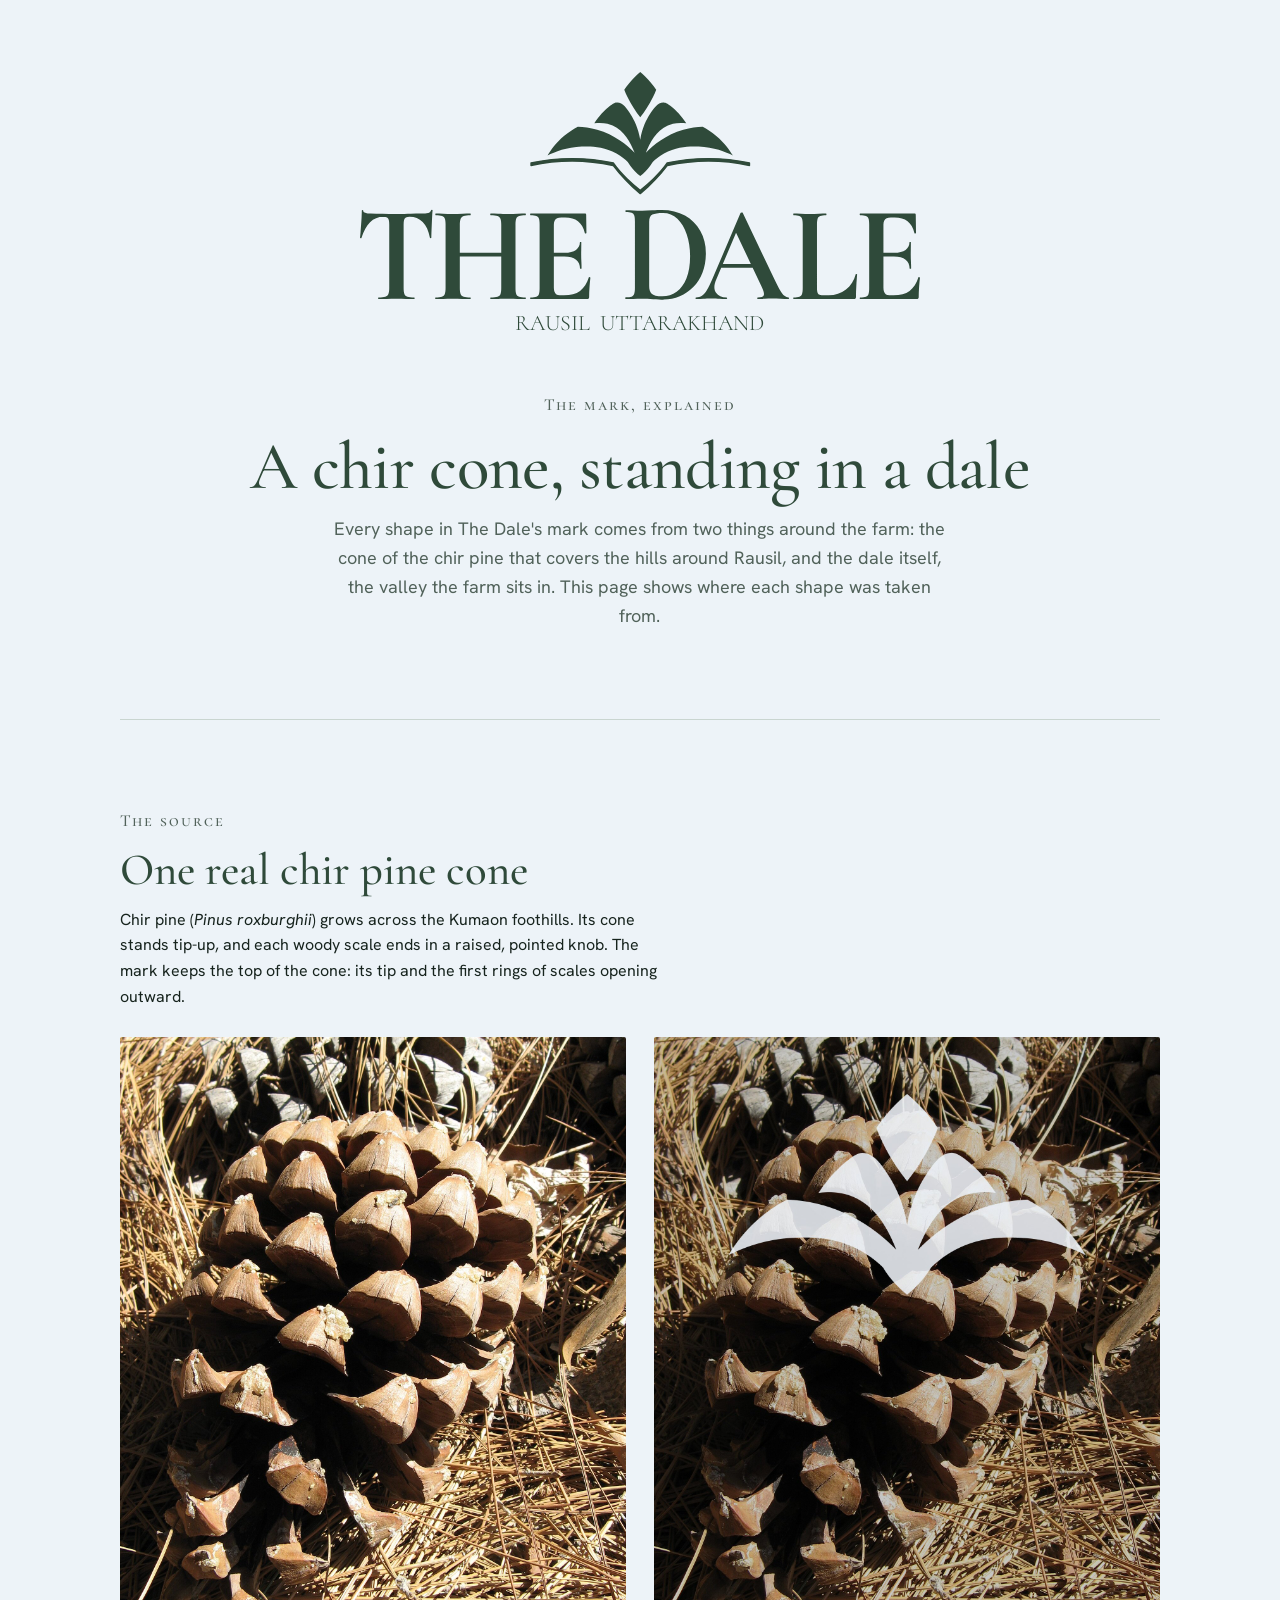
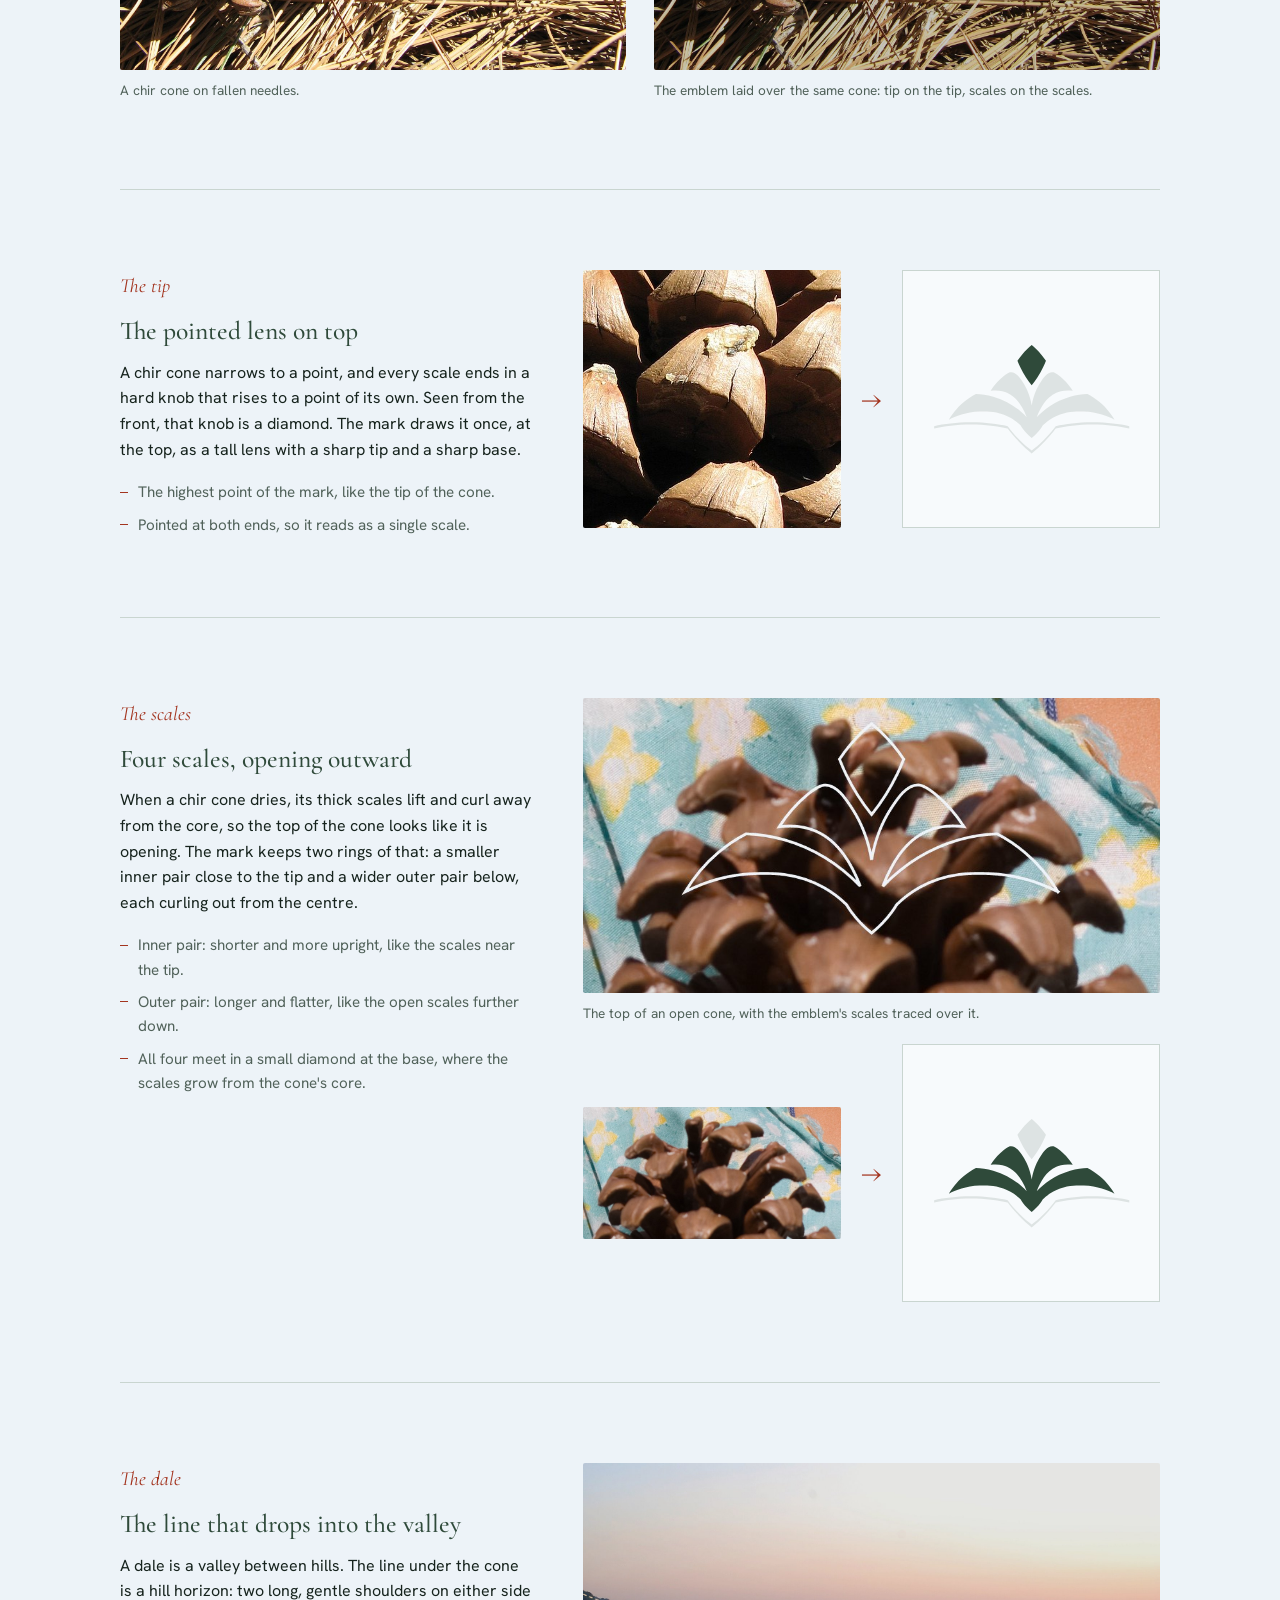
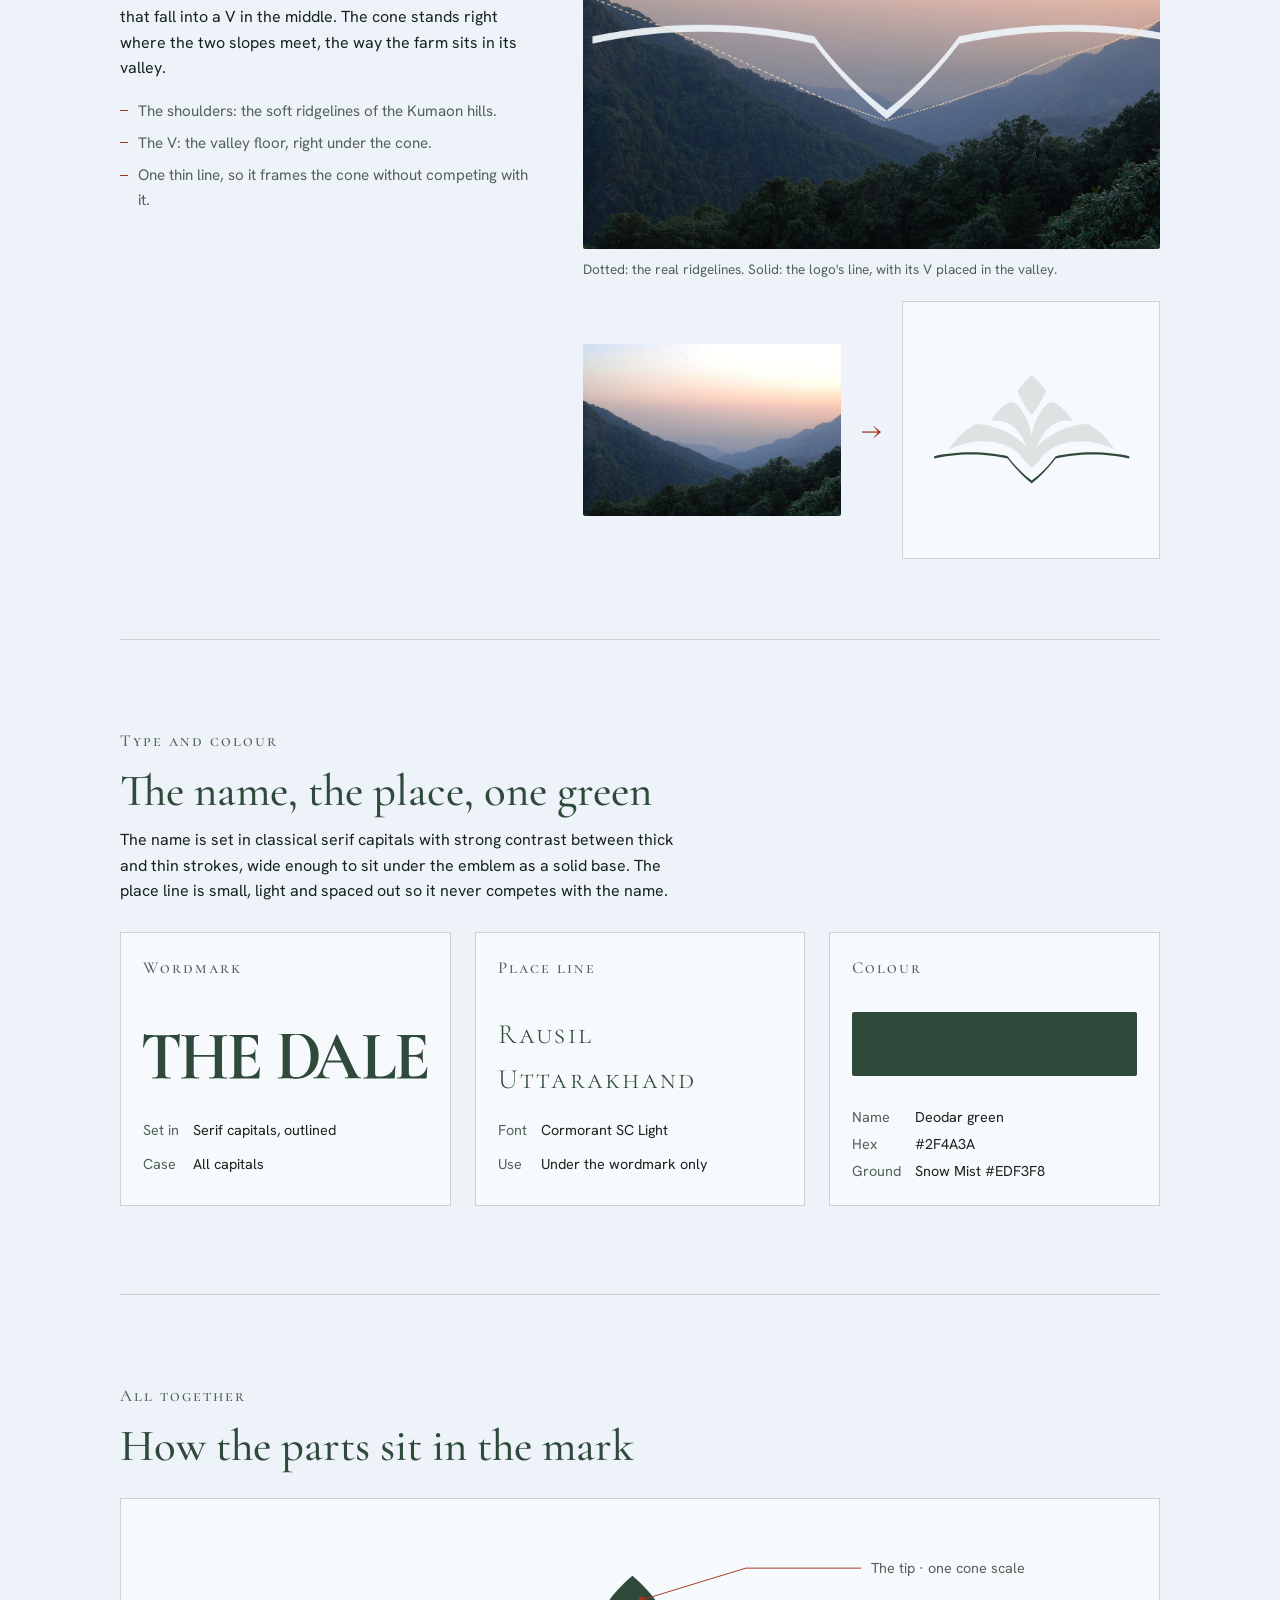
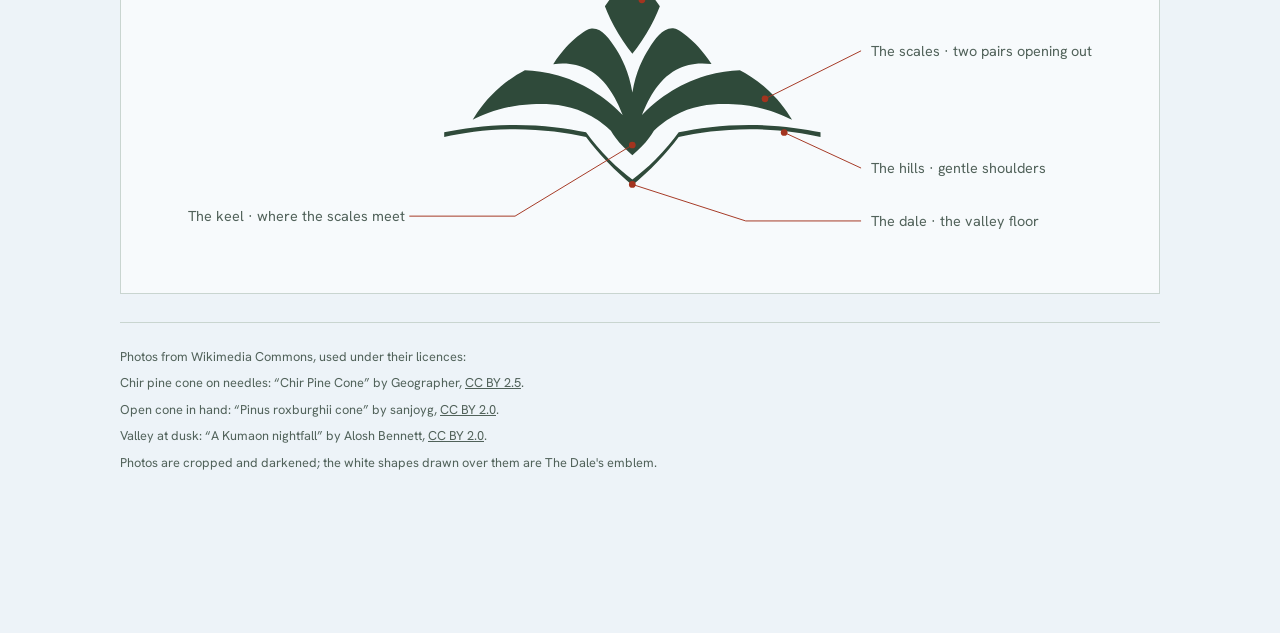
<file: logo/explainer/index.html>
<!doctype html>
<html lang="en">
<meta charset="utf-8">
<meta name="viewport" content="width=device-width, initial-scale=1">
<link rel="icon" href="../web/favicon.svg" type="image/svg+xml">
<title>The Dale Mark</title>
<link rel="preconnect" href="https://fonts.googleapis.com">
<link rel="stylesheet" href="https://fonts.googleapis.com/css2?family=Cormorant+Garamond:ital,wght@0,400;0,500;1,400&family=Cormorant+SC:wght@300;400;500&family=Hanken+Grotesk:wght@400;500;600&display=swap">
<style>
/* Layout: one calm column on Snow Mist; each part of the mark gets a photo -> shape pair, read left to right.
   Single light theme by choice: the brand is light-only. */
:root{
  --mist:#EDF3F8;       /* page ground, the brand's off-white */
  --paper:#F7FAFC;      /* lifted panels */
  --deodar:#2F4A3A;     /* the logo colour */
  --ink:#16231D;        /* text */
  --muted:#51625A;      /* secondary text, green-biased grey */
  --rule:#C9D5D0;       /* hairlines */
  --geru:#A3341F;       /* single accent: guide marks */
  --display:"Cormorant Garamond","Cormorant",Georgia,"Times New Roman",serif;
  --label:"Cormorant SC","Cormorant Garamond",Georgia,serif;
  --body:"Hanken Grotesk",system-ui,-apple-system,"Segoe UI",sans-serif;
  color-scheme:light;
}
*{box-sizing:border-box}
body{background:var(--mist);color:var(--ink);font-family:var(--body);font-size:16px;line-height:1.6;margin:0}
.wrap{max-width:1120px;margin:0 auto;padding-inline:clamp(16px,4vw,40px);padding-block:clamp(32px,6vw,72px)}
h1,h2,h3{font-family:var(--display);font-weight:500;color:var(--deodar);text-wrap:balance;margin:0}
h1{font-size:clamp(2.4rem,6vw,4.2rem);line-height:1.02;letter-spacing:-.01em}
h2{font-size:clamp(1.9rem,4vw,2.8rem);line-height:1.08}
h3{font-size:1.6rem;line-height:1.15}
p{margin:0;max-width:62ch}
.label{font-family:var(--label);font-weight:500;font-size:1.05rem;letter-spacing:.12em;color:var(--muted)}
.lede{font-size:1.125rem;color:var(--muted)}
figure{margin:0;display:grid;gap:10px;min-width:0}
figcaption{font-size:.85rem;color:var(--muted)}
img{display:block;max-width:100%;height:auto;border-radius:2px}
.head{display:grid;gap:12px}

.hero{display:grid;gap:clamp(28px,5vw,56px);justify-items:center;text-align:center;padding-bottom:clamp(40px,7vw,88px);border-bottom:1px solid var(--rule)}
.hero .logo{width:min(560px,100%)}
.hero .logo svg{display:block;width:100%;height:auto}
.hero .intro{display:grid;gap:14px;justify-items:center}
.hero p{margin-inline:auto}

.source{display:grid;gap:28px;padding-block:clamp(40px,7vw,88px);border-bottom:1px solid var(--rule)}
.pair{display:grid;grid-template-columns:1fr 1fr;gap:clamp(12px,2.5vw,28px)}

.part{display:grid;grid-template-columns:minmax(0,5fr) minmax(0,7fr);gap:clamp(24px,4vw,56px);align-items:start;padding-block:clamp(40px,7vw,80px);border-bottom:1px solid var(--rule)}
.part .text{display:grid;gap:14px;align-content:start;position:sticky;top:calc(env(safe-area-inset-top,0px) + 24px)}
.part .num{font-family:var(--display);font-style:italic;font-size:1.25rem;color:var(--geru)}
.part .visual{display:grid;gap:clamp(12px,2vw,20px)}
.from-to{display:grid;grid-template-columns:minmax(0,1fr) auto minmax(0,1fr);gap:clamp(10px,2vw,20px);align-items:center}
.arrow{font-family:var(--display);font-size:2rem;color:var(--geru);line-height:1}
.shape{background:var(--paper);border:1px solid var(--rule);aspect-ratio:1/1;display:grid;place-items:center;padding:10%}
.shape svg{width:100%;height:auto;overflow:visible}
.shape .ghost{fill:var(--deodar);opacity:.13}
.shape .hit{fill:var(--deodar)}
.facts{display:grid;gap:8px;padding:0;margin:4px 0 0;list-style:none;font-size:.95rem;color:var(--muted)}
.facts li{padding-left:18px;position:relative;max-width:58ch}
.facts li::before{content:"";position:absolute;left:0;top:.75em;width:8px;height:1px;background:var(--geru)}

.type{display:grid;gap:28px;padding-block:clamp(40px,7vw,88px);border-bottom:1px solid var(--rule)}
.specimens{display:grid;grid-template-columns:repeat(3,minmax(0,1fr));gap:clamp(12px,2vw,24px)}
.spec{background:var(--paper);border:1px solid var(--rule);padding:22px;display:grid;grid-template-rows:auto 96px auto;gap:14px;min-width:0}
.spec .big{display:grid;align-items:center}
.spec svg{width:100%;height:auto;display:block}
.tag-sample{font-family:var(--label);font-weight:300;font-size:clamp(1.3rem,2.4vw,1.75rem);letter-spacing:.08em;color:var(--deodar)}
.swatch{height:64px;background:var(--deodar);border-radius:2px}
.spec dl{display:grid;grid-template-columns:auto 1fr;gap:4px 14px;margin:0;font-size:.9rem}
.spec dt{color:var(--muted)}
.spec dd{margin:0;font-variant-numeric:tabular-nums}

.whole{display:grid;gap:28px;padding-block:clamp(40px,7vw,88px)}
.anatomy{background:var(--paper);border:1px solid var(--rule);padding:clamp(18px,4vw,48px);overflow-x:auto}
.anatomy svg{display:block;width:100%;min-width:620px;height:auto}
.anatomy text{font-family:var(--body);font-size:15px;fill:var(--muted)}
.anatomy .lead{stroke:var(--geru);stroke-width:1;fill:none}
.anatomy .dotm{fill:var(--geru)}
.anatomy .mk{fill:var(--deodar)}
.credits{font-size:.8rem;color:var(--muted);display:grid;gap:6px;padding-top:24px;border-top:1px solid var(--rule)}
.credits a{color:inherit}
a:focus-visible{outline:2px solid var(--geru);outline-offset:2px}

@media (max-width:820px){
  .part{grid-template-columns:1fr}
  .part .text{position:static}
  .specimens{grid-template-columns:1fr}
}
@media (max-width:520px){
  .pair{grid-template-columns:1fr}
  .from-to{grid-template-columns:1fr;justify-items:center}
  .from-to > *{width:100%}
  .arrow{transform:rotate(90deg);width:auto!important}
}
</style>

<main class="wrap">

  <header class="hero">
    <div class="logo" role="img" aria-label="The Dale logo"><svg viewBox="0 0 1003.24 472.94" xmlns="http://www.w3.org/2000/svg"><g id="Layer_1-2" data-name="Layer 1">
    <g>
      <g>
        <path fill="#2F4A3A" d="M530.66,31.63c-1.65,4.27-3.54,8.7-5.72,13.24-6.99,14.56-15.13,26.530-22.87,36.1-7.76-9.57-15.89-21.54-22.88-36.1-2.17-4.53-4.06-8.97-5.72-13.24,5.07-7.6,11.66-15.98,20.21-24.19,2.83-2.71,5.63-5.18,8.39-7.44,2.75,2.26,5.55,4.74,8.38,7.44,8.54,8.21,15.14,16.58,20.21,24.19Z"/>
        <path fill="#2F4A3A" d="M668.21,149.8c-13.09-6.67-34.32-15.15-61.32-16.2-13.75-.52-37.68-1.44-62.26,12.43-9.24,5.21-15.94,11.04-20.21,15.21-1.3,2.18-2.77,4.46-4.47,6.78-5.46,7.46-11.82,13.6-17.88,18.51-6.07-4.91-12.43-11.05-17.890-18.51-1.7-2.33-3.17-4.6-4.47-6.78-4.26-4.18-10.96-10.01-20.19-15.21-24.59-13.87-48.53-12.95-62.27-12.43-27,1.04-48.22,9.52-61.32,16.2,5.71-9.65,14.97-22.7,29.41-34.92,8.85-7.51,17.53-12.89,24.87-16.73,10.11.38,21.93,1.84,34.69,5.52,31.26,9,53.4,26.94,67.11,41.12-7.26-18.44-18.48-39.72-39.42-48.93-5.78-2.54-16.72-6.12-32.88-3.95,8.87-13.86,18.28-22.99,25.14-28.68,9.41-7.8,13.26-8.5,15.86-8.5,10.34.02,17.92,11.42,24.21,21.19,5.78,8.96,13.62,23.96,17.15,45.46v-.08c3.53-21.51,11.36-36.51,17.14-45.47,6.3-9.76,13.87-21.16,24.23-21.19,2.58,0,6.43.7,15.84,8.52,6.87,5.68,16.27,14.81,25.14,28.68-16.16-2.18-27.1,1.39-32.88,3.94-20.99,9.24-32.22,30.61-39.47,49.1,13.69-14.2,35.86-32.19,67.16-41.2,12.77-3.68,24.58-5.15,34.69-5.52,7.35,3.84,16.01,9.22,24.87,16.730,14.45,12.22,23.71,25.27,29.41,34.92Z"/>
        <path fill="#2F4A3A" d="M502.06,219.15c-.27,0-.53-.09-.75-.27-9.35-7.74-18.3-16.1-26.61-24.83-7.55-7.94-14.78-16.43-21.51-25.24-23.96-5.29-48.56-7.98-73.11-8h-.23c-24.58,0-49.24,2.69-73.29,7.99-.08.02-.17.03-.25.03-.26,0-.53-.09-.74-.26-.28-.22-.44-.56-.44-.91v-4.81c0-.55.39-1.03.93-1.15,24.29-5.14,49.2-7.75,74.03-7.75h.62c24.58.04,49.27,2.65,73.4,7.75.28.06.54.22.71.46,7.31,10.07,15.48,19.6,24.27,28.33,7.190,7.14,14.92,13.86,22.98,19.99,8.07-6.14,15.8-12.86,22.98-19.99,8.79-8.73,16.95-18.26,24.27-28.32.17-.24.42-.4.71-.46,24.13-5.1,48.83-7.71,73.4-7.75h.61c24.83,0,49.73,2.61,74.03,7.75.54.12.93.59.93,1.15v4.81c0,.36-.16.69-.44.91-.21.17-.47.26-.73.26-.08,0-.17,0-.25-.03-24.06-5.3-48.71-7.99-73.29-7.99h-.23c-24.55.02-49.14,2.71-73.11,8-6.72,8.81-13.95,17.3-21.52,25.24-8.29,8.72-17.24,17.07-26.6,24.83-.22.18-.48.27-.75.27Z"/>
        <path fill="#2F4A3A" d="M697.81,162.84v4.81c-19.47-4.29-44.53-8.04-73.78-8.02-29.26.02-54.32,3.8-73.78,8.12-6.11,8.04-13.29,16.66-21.69,25.49-9.15,9.62-18.15,17.81-26.5,24.73-8.35-6.92-17.35-15.11-26.51-24.73-8.39-8.83-15.57-17.45-21.69-25.49-19.46-4.32-44.52-8.1-73.78-8.12-29.25-.02-54.31,3.73-73.78,8.02v-4.81c19.84-4.2,45.09-7.78,74.4-7.73,28.76.05,53.57,3.58,73.16,7.73,6.35,8.75,14.37,18.52,24.39,28.47,8.27,8.21,16.38,15.03,23.81,20.63,7.42-5.6,15.53-12.42,23.8-20.63,10.02-9.95,18.04-19.72,24.39-28.47,19.59-4.14,44.4-7.67,73.16-7.730,29.31-.05,54.55,3.52,74.4,7.73Z"/>
      </g>
      <g>
        <path fill="#2F4A3A" d="M41.83,259.34c-9.35,0-17.28,3.31-23.79,9.92-6.51,6.62-11.69,15.97-15.51,28.05-.15.49-.61.7-1.38.61-.77-.08-1.150-.37-1.15-.86.31-2.29.61-5.51.92-9.68.31-4.17.65-8.7,1.03-13.6.38-4.9.69-9.64.92-14.21.23-4.57.34-8.33.34-11.27,0-.82.42-1.22,1.26-1.22s1.26.41,1.26,1.220c0,1.63.8,2.82,2.41,3.55,1.61.74,3.45,1.23,5.52,1.47,2.07.25,3.79.37,5.17.37,13.18.49,28.58.74,46.2.74,10.72,0,19.31-.12,25.74-.37,6.44-.24,12.64-.37,18.62-.37,5.52,0,9.69-.37,12.53-1.1,2.83-.74,4.63-2.41,5.4-5.02.15-.65.65-.98,1.49-.98s1.26.33,1.26.98c-.31,2.61-.57,6.25-.8,10.9-.23,4.65-.46,9.55-.69,14.7-.23,5.15-.42,9.88-.57,14.21-.15,4.33-.23,7.56-.23,9.68,0,.49-.38.74-1.15.74s-1.23-.25-1.38-.74c-2.3-12.9-6.63-22.42-12.99-28.54-6.36-6.12-14.06-9.19-23.1-9.19-3.07,0-5.4.45-7.01,1.35-1.61.9-2.68,2.41-3.22,4.53-.54,2.12-.8,5.06-.8,8.82v112.95c0,4.74.46,8.33,1.38,10.78.92,2.45,2.72,4.08,5.4,4.9,2.68.82,6.78,1.22,12.3,1.22.46,0,.69.49.69,1.47s-.23,1.47-.69,1.47c-4.29,0-9.12-.08-14.48-.25-5.37-.16-11.26-.25-17.7-.25s-11.88.08-17.24.25c-5.37.17-10.27.25-14.71.25-.46,0-.69-.49-.69-1.47s.23-1.47.69-1.47c5.36,0,9.42-.41,12.18-1.22,2.76-.82,4.63-2.45,5.63-4.9.99-2.45,1.49-6.04,1.49-10.78v-113.44c0-3.59-.27-6.41-.8-8.45-.54-2.04-1.57-3.51-3.1-4.41-1.53-.9-3.76-1.35-6.67-1.35Z"/>
        <path fill="#2F4A3A" d="M297.18,405.36c0,.98-.23,1.47-.69,1.47-3.98,0-8.7-.08-14.13-.24-5.44-.16-10.92-.25-16.44-.25-7.05,0-13.14.09-18.27.25-5.13.16-9.69.24-13.670.24-.46,0-.69-.49-.69-1.47s.23-1.47.69-1.47c5.51,0,9.65-.4,12.41-1.22,2.75-.82,4.55-2.45,5.4-4.9.84-2.45,1.26-6.04,1.26-10.78v-56.36h-74.24v56.36c0,4.74.46,8.33,1.38,10.78.92,2.45,2.76,4.08,5.52,4.9,2.76.82,6.81,1.22,12.18,1.22.31,0,.46.49.46,1.47s-.15,1.47-.46,1.47c-4.45,0-9.27-.08-14.48-.24-5.21-.16-11.34-.25-18.39-.25-5.51,0-10.88.09-16.09.25-5.21.16-9.8.24-13.79.24-.3,0-.46-.49-.46-1.47s.16-1.47.46-1.47c5.21,0,9.08-.4,11.61-1.22,2.53-.82,4.25-2.45,5.17-4.9.92-2.45,1.38-6.04,1.38-10.78v-113.44c0-4.74-.42-8.29-1.26-10.66-.85-2.37-2.53-4-5.06-4.9-2.53-.9-6.32-1.35-11.38-1.35-.46,0-.69-.49-.69-1.47s.23-1.47.69-1.47c3.99,0,8.51.12,13.56.37,5.06.24,10.35.36,15.86.36,7.05,0,13.22-.12,18.51-.36,5.28-.25,10.07-.37,14.36-.37.31,0,.46.49.46,1.47s-.15,1.47-.46,1.47c-5.37,0-9.42.49-12.18,1.47-2.76.98-4.6,2.69-5.52,5.15-.92,2.45-1.38,6.04-1.38,10.78v49.73h74.24v-49.73c0-4.74-.42-8.33-1.26-10.78-.85-2.46-2.65-4.17-5.4-5.15-2.76-.98-6.9-1.47-12.41-1.47-.46,0-.69-.49-.69-1.47s.23-1.47.69-1.47c3.98,0,8.54.12,13.67.37,5.13.24,11.22.36,18.27.36,5.52,0,11-.12,16.44-.36,5.43-.25,10.15-.37,14.13-.37.46,0,.69.49.69,1.47s-.23,1.47-.69,1.47c-5.05,0-8.89.45-11.49,1.35-2.61.9-4.33,2.53-5.17,4.9-.85,2.37-1.27,5.92-1.27,10.66v113.44c0,4.74.42,8.33,1.27,10.78.84,2.45,2.56,4.08,5.17,4.9,2.6.82,6.44,1.22,11.49,1.22.46,0,.69.49.69,1.47Z"/>
        <path fill="#2F4A3A" d="M412.79,368.37c-.62,4.73-1.15,10.33-1.61,16.78-.46,6.45-.69,12.46-.69,18.01,0,2.45-1.15,3.67-3.45,3.67h-101.59c-.46,0-.69-.49-.69-1.47s.23-1.47.69-1.47c4.75,0,8.28-.4,10.58-1.22,2.29-.82,3.82-2.45,4.59-4.9.77-2.45,1.15-6.04,1.15-10.78v-113.44c0-4.74-.38-8.29-1.15-10.66s-2.3-4-4.59-4.9c-2.3-.9-5.83-1.35-10.58-1.35-.46,0-.69-.49-.69-1.47s.23-1.47.69-1.47h97.46c1.53,0,2.29.73,2.29,2.2l.46,32.59c0,.33-.38.58-1.15.74-.76.16-1.3,0-1.6-.49-2.46-9.64-6.59-16.7-12.42-21.2-5.82-4.49-13.48-6.74-22.98-6.74h-6.89c-3.07,0-5.6.46-7.59,1.35-1.99.9-3.45,2.33-4.37,4.29-.92,1.96-1.38,4.41-1.38,7.35v49.98h19.08c9.04,0,15.9-1.67,20.57-5.02s7.01-7.88,7.01-13.6c0-.49.42-.73,1.27-.73s1.26.24,1.26.73c0,5.390-.04,9.6-.11,12.62-.08,3.02-.12,6.17-.12,9.43,0,4.09.12,8.09.34,12.01.23,3.92.35,8.25.35,12.98,0,.33-.46.49-1.38.49s-1.38-.16-1.38-.49c0-6.69-2.38-11.96-7.12-15.8-4.75-3.84-11.73-5.76-20.92-5.76h-18.85v55.38c0,3.1.38,5.72,1.15,7.84s1.92,3.67,3.45,4.65c1.53.98,3.52,1.47,5.98,1.47h7.58c11.95,0,21.53-2.61,28.73-7.84,7.2-5.22,12.49-13.31,15.86-24.25.15-.5.65-.62,1.49-.37.85.24,1.27.53,1.27.86Z"/>
        <path fill="#2F4A3A" d="M543.79,407.82c-4.91,0-11.03-.25-18.39-.76-7.36-.51-14.1-.76-20.23-.76-5.52,0-10.8.09-15.86.25-5.06.17-9.58.25-13.56.25-.31,0-.46-.51-.46-1.53s.15-1.53.46-1.53c4.75,0,8.31-.42,10.69-1.27,2.37-.85,3.98-2.55,4.83-5.09.84-2.55,1.26-6.28,1.26-11.21v-117.93c0-4.92-.38-8.62-1.15-11.08-.77-2.46-2.34-4.16-4.71-5.09-2.38-.93-5.86-1.4-10.46-1.4-.46,0-.69-.51-.69-1.53s.23-1.53.69-1.53c3.98,0,8.42.13,13.33.38,4.9.25,10.19.38,15.86.38s11.57-.21,18.16-.64c6.59-.42,12.26-.64,17.01-.64,15.93,0,29.8,3.4,41.6,10.19,11.8,6.79,20.99,16.05,27.58,27.76,6.59,11.72,9.88,24.88,9.88,39.48,0,12.73-1.99,24.24-5.98,34.51-3.99,10.28-9.5,19.020-16.55,26.23-7.05,7.22-15.13,12.78-24.25,16.68-9.12,3.91-18.81,5.86-29.07,5.86ZM541.49,401.96c9.65,0,18.23-2.76,25.74-8.28,7.51-5.52,13.41-13.63,17.7-24.32,4.29-10.7,6.44-23.77,6.44-39.22,0-14.43-1.99-27.51-5.98-39.22-3.99-11.72-9.58-21.01-16.78-27.89-7.2-6.88-15.78-10.32-25.74-10.32-8.89,0-15.25.93-19.080,2.8-3.83,1.87-5.75,6.28-5.75,13.24v114.62c0,6.28,1.49,10.95,4.48,14.01,2.99,3.06,9.31,4.58,18.96,4.58Z"/>
        <path fill="#2F4A3A" d="M767.65,403.89c-2.45,0-4.86-.94-7.24-2.82-2.37-1.87-4.9-5.06-7.58-9.55-2.68-4.49-5.86-10.57-9.54-18.25l-57.46-120.55c-.15-.65-.84-.94-2.07-.86-1.22.09-1.91.37-2.07.86l-49.87,116.87c-3.83,9.15-7.24,16.21-10.23,21.19-2.99,4.99-5.97,8.42-8.96,10.29-2.99,1.88-6.550,2.82-10.69,2.82-.61,0-.92.49-.92,1.47s.31,1.47.92,1.47c5.21,0,9.61-.16,13.22-.49,3.59-.32,8.39-.49,14.36-.49s10.65.17,14.48.49c3.83.33,8.05.49,12.64.49.77,0,1.15-.49,1.15-1.47s-.38-1.47-1.15-1.47c-8.58,0-14.86-2.85-18.84-8.57-3.99-5.72-3.91-13.48.22-23.28l9.07-21.32h56.36l15.71,33.08c3.83,8.01,5.25,13.35,4.25,16.05-1,2.69-4.64,4.04-10.92,4.04-.61,0-.92.49-.92,1.47s.31,1.47.92,1.47c4.75,0,9.04-.16,12.87-.49,3.83-.32,8.35-.49,13.57-.49,4.59,0,9.38.17,14.36.49,4.98.33,9.77.49,14.36.49.77,0,1.15-.49,1.15-1.47s-.38-1.47-1.15-1.47ZM650,343.86l23.71-55.75,26.48,55.75h-50.19Z"/>
        <path fill="#2F4A3A" d="M818.68,273.8v112.22c0,3.92.3,6.9.92,8.94.61,2.04,1.88,3.39,3.79,4.04,1.91.66,4.71.98,8.39.98h7.81c11.95,0,22.29-3.43,31.03-10.29,8.73-6.86,14.56-16.01,17.47-27.44.15-.49.61-.65,1.38-.49.77.16,1.15.49,1.15.98-.46,5.39-.92,11.88-1.38,19.48-.46,7.6-.69,14.58-.69,20.95,0,2.45-1.15,3.67-3.45,3.67h-108.48c-.31,0-.46-.49-.46-1.47s.15-1.47.46-1.47c4.75,0,8.27-.41,10.57-1.22,2.3-.82,3.87-2.45,4.71-4.9.84-2.45,1.26-6.04,1.26-10.78v-113.44c0-4.74-.42-8.29-1.26-10.66-.84-2.37-2.41-4-4.71-4.9-2.3-.9-5.83-1.35-10.57-1.35-.31,0-.46-.49-.46-1.47s.15-1.47.46-1.47c3.68,0,8.08.12,13.22.37,5.13.25,10.46.37,15.97.37,5.82,0,11.18-.12,16.09-.37,4.9-.24,9.27-.37,13.1-.37.46,0,.69.49.69,1.47s-.23,1.470-.69,1.47c-4.6,0-8.08.45-10.46,1.35-2.38.9-3.95,2.57-4.71,5.02-.77,2.45-1.15,6.04-1.15,10.78Z"/>
        <path fill="#2F4A3A" d="M1003.24,368.37c-.62,4.73-1.15,10.33-1.61,16.78-.46,6.45-.69,12.46-.69,18.01,0,2.45-1.15,3.67-3.45,3.67h-101.59c-.46,0-.69-.49-.69-1.47s.23-1.47.69-1.47c4.75,0,8.28-.4,10.58-1.22,2.29-.82,3.82-2.45,4.59-4.9.77-2.45,1.15-6.04,1.15-10.78v-113.44c0-4.74-.38-8.29-1.15-10.66s-2.3-4-4.59-4.9c-2.3-.9-5.83-1.35-10.58-1.35-.46,0-.69-.49-.69-1.47s.23-1.47.69-1.47h97.45c1.53,0,2.3.73,2.3,2.2l.46,32.59c0,.33-.38.58-1.15.74-.77.16-1.3,0-1.61-.49-2.45-9.64-6.59-16.7-12.41-21.2-5.82-4.49-13.48-6.74-22.98-6.74h-6.9c-3.06,0-5.59.46-7.58,1.35-1.99.9-3.45,2.33-4.37,4.29s-1.38,4.41-1.38,7.35v49.98h19.08c9.04,0,15.89-1.67,20.57-5.02,4.67-3.35,7.01-7.88,7.01-13.6,0-.49.42-.73,1.26-.73s1.27.24,1.27.73c0,5.39-.04,9.6-.12,12.62-.07,3.02-.11,6.17-.11,9.43,0,4.09.11,8.09.34,12.01.23,3.92.35,8.25.35,12.98,0,.33-.46.49-1.38.49s-1.38-.16-1.38-.49c0-6.69-2.38-11.96-7.12-15.8-4.76-3.84-11.73-5.76-20.92-5.76h-18.85v55.38c0,3.1.38,5.72,1.15,7.84s1.92,3.67,3.45,4.65c1.53.98,3.52,1.47,5.98,1.47h7.58c11.95,0,21.53-2.61,28.73-7.84,7.2-5.22,12.49-13.31,15.86-24.25.15-.5.65-.62,1.49-.37.84.24,1.27.53,1.27.86Z"/>
      </g>
      <text transform="translate(278.09 461.72)" fill="#2F4A3A" font-family="'Cormorant SC', Georgia, serif" font-size="39.62" font-weight="300"><tspan x="0" y="0">R</tspan><tspan letter-spacing="-.03em" x="26.43" y="0">A</tspan><tspan letter-spacing="0" x="52.69" y="0">U</tspan><tspan letter-spacing="0" x="80.07" y="0" xml:space="preserve">SIL  UT</tspan><tspan letter-spacing="-.07em" x="204.55" y="0">T</tspan><tspan x="226.82" y="0">ARAKHAND</tspan></text>
    </g>
  </g>
</svg></div>
    <div class="intro">
      <span class="label">The mark, explained</span>
      <h1>A chir cone, standing in a dale</h1>
      <p class="lede">Every shape in The Dale's mark comes from two things around the farm: the cone of the chir pine that covers the hills around Rausil, and the dale itself, the valley the farm sits in. This page shows where each shape was taken from.</p>
    </div>
  </header>

  <section class="source" aria-labelledby="src-h">
    <div class="head">
      <span class="label">The source</span>
      <h2 id="src-h">One real chir pine cone</h2>
      <p>Chir pine (<i>Pinus roxburghii</i>) grows across the Kumaon foothills. Its cone stands tip-up, and each woody scale ends in a raised, pointed knob. The mark keeps the top of the cone: its tip and the first rings of scales opening outward.</p>
    </div>
    <div class="pair">
      <figure>
        <img src="img/cone-photo.jpg" alt="An upright chir pine cone lying on a bed of dry pine needles" width="1600" height="2000">
        <figcaption>A chir cone on fallen needles.</figcaption>
      </figure>
      <figure>
        <img src="img/cone-overlay.jpg" alt="The same cone with The Dale's emblem drawn over its tip and upper scales" width="1600" height="2000">
        <figcaption>The emblem laid over the same cone: tip on the tip, scales on the scales.</figcaption>
      </figure>
    </div>
  </section>

  <section class="part" aria-labelledby="p1-h">
    <div class="text">
      <span class="num">The tip</span>
      <h3 id="p1-h">The pointed lens on top</h3>
      <p>A chir cone narrows to a point, and every scale ends in a hard knob that rises to a point of its own. Seen from the front, that knob is a diamond. The mark draws it once, at the top, as a tall lens with a sharp tip and a sharp base.</p>
      <ul class="facts">
        <li>The highest point of the mark, like the tip of the cone.</li>
        <li>Pointed at both ends, so it reads as a single scale.</li>
      </ul>
    </div>
    <div class="visual">
      <div class="from-to">
        <figure><img src="img/scale-tip.jpg" alt="Close-up of chir cone scales, each ending in a pointed woody knob" width="900" height="900"></figure>
        <span class="arrow" aria-hidden="true">→</span>
        <div class="shape"><svg viewBox="296 -10 410 240" xmlns="http://www.w3.org/2000/svg" aria-hidden="true"><path class="ghost" d="M668.21,149.8c-13.09-6.67-34.32-15.15-61.32-16.2-13.75-.52-37.68-1.44-62.26,12.43-9.24,5.21-15.94,11.04-20.21,15.21-1.3,2.18-2.77,4.46-4.47,6.78-5.46,7.46-11.82,13.6-17.88,18.51-6.07-4.91-12.43-11.05-17.890-18.51-1.7-2.33-3.17-4.6-4.47-6.78-4.26-4.18-10.96-10.01-20.19-15.21-24.59-13.87-48.53-12.95-62.27-12.43-27,1.04-48.22,9.52-61.32,16.2,5.71-9.65,14.97-22.7,29.41-34.92,8.85-7.51,17.53-12.89,24.87-16.73,10.11.38,21.93,1.84,34.69,5.52,31.26,9,53.4,26.94,67.11,41.12-7.26-18.44-18.48-39.72-39.42-48.93-5.78-2.54-16.72-6.12-32.88-3.95,8.87-13.86,18.28-22.99,25.14-28.68,9.41-7.8,13.26-8.5,15.86-8.5,10.34.02,17.92,11.42,24.21,21.19,5.78,8.96,13.62,23.96,17.15,45.46v-.08c3.53-21.51,11.36-36.51,17.14-45.47,6.3-9.76,13.87-21.16,24.23-21.19,2.58,0,6.43.7,15.84,8.52,6.87,5.68,16.27,14.81,25.14,28.68-16.16-2.18-27.1,1.39-32.88,3.94-20.99,9.24-32.22,30.61-39.47,49.1,13.69-14.2,35.86-32.19,67.16-41.2,12.77-3.68,24.58-5.15,34.69-5.52,7.35,3.84,16.01,9.22,24.87,16.730,14.45,12.22,23.71,25.27,29.41,34.92Z"/><path class="ghost" d="M697.81,162.84v4.81c-19.47-4.29-44.53-8.04-73.78-8.02-29.26.02-54.32,3.8-73.78,8.12-6.11,8.04-13.29,16.66-21.69,25.49-9.15,9.62-18.15,17.81-26.5,24.73-8.35-6.92-17.35-15.11-26.51-24.73-8.39-8.83-15.57-17.45-21.69-25.49-19.46-4.32-44.52-8.1-73.78-8.12-29.25-.02-54.31,3.73-73.78,8.02v-4.81c19.84-4.2,45.09-7.78,74.4-7.73,28.76.05,53.57,3.58,73.16,7.73,6.35,8.75,14.37,18.52,24.39,28.47,8.27,8.21,16.38,15.03,23.81,20.63,7.42-5.6,15.53-12.42,23.8-20.63,10.02-9.95,18.04-19.72,24.39-28.47,19.59-4.14,44.4-7.67,73.16-7.730,29.31-.05,54.55,3.52,74.4,7.73Z"/><path class="hit" d="M530.66,31.63c-1.65,4.27-3.54,8.7-5.72,13.24-6.99,14.56-15.13,26.530-22.87,36.1-7.76-9.57-15.89-21.54-22.88-36.1-2.17-4.53-4.06-8.97-5.72-13.24,5.07-7.6,11.66-15.98,20.21-24.19,2.83-2.71,5.63-5.18,8.39-7.44,2.75,2.26,5.55,4.74,8.38,7.44,8.54,8.21,15.14,16.58,20.21,24.19Z"/></svg></div>
      </div>
    </div>
  </section>

  <section class="part" aria-labelledby="p2-h">
    <div class="text">
      <span class="num">The scales</span>
      <h3 id="p2-h">Four scales, opening outward</h3>
      <p>When a chir cone dries, its thick scales lift and curl away from the core, so the top of the cone looks like it is opening. The mark keeps two rings of that: a smaller inner pair close to the tip and a wider outer pair below, each curling out from the centre.</p>
      <ul class="facts">
        <li>Inner pair: shorter and more upright, like the scales near the tip.</li>
        <li>Outer pair: longer and flatter, like the open scales further down.</li>
        <li>All four meet in a small diamond at the base, where the scales grow from the cone's core.</li>
      </ul>
    </div>
    <div class="visual">
      <figure>
        <img src="img/scale-crown-overlay.jpg" alt="The top of an open chir cone with the outline of the emblem's scales traced over the curling scales" width="1200" height="613">
        <figcaption>The top of an open cone, with the emblem's scales traced over it.</figcaption>
      </figure>
      <div class="from-to">
        <figure><img src="img/scale-crown.jpg" alt="The top of an open chir cone, its scales curling outward" width="1200" height="613"></figure>
        <span class="arrow" aria-hidden="true">→</span>
        <div class="shape"><svg viewBox="296 -10 410 240" xmlns="http://www.w3.org/2000/svg" aria-hidden="true"><path class="ghost" d="M530.66,31.63c-1.65,4.27-3.54,8.7-5.72,13.24-6.99,14.56-15.13,26.530-22.87,36.1-7.76-9.57-15.89-21.54-22.88-36.1-2.17-4.53-4.06-8.97-5.72-13.24,5.07-7.6,11.66-15.98,20.21-24.19,2.83-2.71,5.63-5.18,8.39-7.44,2.75,2.26,5.55,4.74,8.38,7.44,8.54,8.21,15.14,16.58,20.21,24.19Z"/><path class="ghost" d="M697.81,162.84v4.81c-19.47-4.29-44.53-8.04-73.78-8.02-29.26.02-54.32,3.8-73.78,8.12-6.11,8.04-13.29,16.66-21.69,25.49-9.15,9.62-18.15,17.81-26.5,24.73-8.35-6.92-17.35-15.11-26.51-24.73-8.39-8.83-15.57-17.45-21.69-25.49-19.46-4.32-44.52-8.1-73.78-8.12-29.25-.02-54.31,3.73-73.78,8.02v-4.81c19.84-4.2,45.09-7.78,74.4-7.73,28.76.05,53.57,3.58,73.16,7.73,6.35,8.75,14.37,18.52,24.39,28.47,8.27,8.21,16.38,15.03,23.81,20.63,7.42-5.6,15.53-12.42,23.8-20.63,10.02-9.95,18.04-19.72,24.39-28.47,19.59-4.14,44.4-7.67,73.16-7.730,29.31-.05,54.55,3.52,74.4,7.73Z"/><path class="hit" d="M668.21,149.8c-13.09-6.67-34.32-15.15-61.32-16.2-13.75-.52-37.68-1.44-62.26,12.43-9.24,5.21-15.94,11.04-20.21,15.21-1.3,2.18-2.77,4.46-4.47,6.78-5.46,7.46-11.82,13.6-17.88,18.51-6.07-4.91-12.43-11.05-17.890-18.51-1.7-2.33-3.17-4.6-4.47-6.78-4.26-4.18-10.96-10.01-20.19-15.21-24.59-13.87-48.53-12.95-62.27-12.43-27,1.04-48.22,9.52-61.32,16.2,5.71-9.65,14.97-22.7,29.41-34.92,8.85-7.51,17.53-12.89,24.87-16.73,10.11.38,21.93,1.84,34.69,5.52,31.26,9,53.4,26.94,67.11,41.12-7.26-18.44-18.48-39.72-39.42-48.93-5.78-2.54-16.72-6.12-32.88-3.95,8.87-13.86,18.28-22.99,25.14-28.68,9.41-7.8,13.26-8.5,15.86-8.5,10.34.02,17.92,11.42,24.21,21.19,5.78,8.96,13.62,23.96,17.15,45.46v-.08c3.53-21.51,11.36-36.51,17.14-45.47,6.3-9.76,13.87-21.16,24.23-21.19,2.58,0,6.43.7,15.84,8.52,6.87,5.68,16.27,14.81,25.14,28.68-16.16-2.18-27.1,1.39-32.88,3.94-20.99,9.24-32.22,30.61-39.47,49.1,13.69-14.2,35.86-32.19,67.16-41.2,12.77-3.68,24.58-5.15,34.69-5.52,7.35,3.84,16.01,9.22,24.87,16.730,14.45,12.22,23.71,25.27,29.41,34.92Z"/></svg></div>
      </div>
    </div>
  </section>

  <section class="part" aria-labelledby="p3-h">
    <div class="text">
      <span class="num">The dale</span>
      <h3 id="p3-h">The line that drops into the valley</h3>
      <p>A dale is a valley between hills. The line under the cone is a hill horizon: two long, gentle shoulders on either side that fall into a V in the middle. The cone stands right where the two slopes meet, the way the farm sits in its valley.</p>
      <ul class="facts">
        <li>The shoulders: the soft ridgelines of the Kumaon hills.</li>
        <li>The V: the valley floor, right under the cone.</li>
        <li>One thin line, so it frames the cone without competing with it.</li>
      </ul>
    </div>
    <div class="visual">
      <figure>
        <img src="img/valley-overlay.jpg" alt="Kumaon hills at dusk with two ridges meeting in a V; the dotted ridgelines and the logo's line are drawn over the photo" width="1600" height="1071">
        <figcaption>Dotted: the real ridgelines. Solid: the logo's line, with its V placed in the valley.</figcaption>
      </figure>
      <div class="from-to">
        <figure><img src="img/valley-photo.jpg" alt="Kumaon hills at dusk, two ridges sloping down into a valley" width="1600" height="1071"></figure>
        <span class="arrow" aria-hidden="true">→</span>
        <div class="shape"><svg viewBox="296 -10 410 240" xmlns="http://www.w3.org/2000/svg" aria-hidden="true"><path class="ghost" d="M530.66,31.63c-1.65,4.27-3.54,8.7-5.72,13.24-6.99,14.56-15.13,26.530-22.87,36.1-7.76-9.57-15.89-21.54-22.88-36.1-2.17-4.53-4.06-8.97-5.72-13.24,5.07-7.6,11.66-15.98,20.21-24.19,2.83-2.71,5.63-5.18,8.39-7.44,2.75,2.26,5.55,4.74,8.38,7.44,8.54,8.21,15.14,16.58,20.21,24.19Z"/><path class="ghost" d="M668.21,149.8c-13.09-6.67-34.32-15.15-61.32-16.2-13.75-.52-37.68-1.44-62.26,12.43-9.24,5.21-15.94,11.04-20.21,15.21-1.3,2.18-2.77,4.46-4.47,6.78-5.46,7.46-11.82,13.6-17.88,18.51-6.07-4.91-12.43-11.05-17.890-18.51-1.7-2.33-3.17-4.6-4.47-6.78-4.26-4.18-10.96-10.01-20.19-15.21-24.59-13.87-48.53-12.95-62.27-12.43-27,1.04-48.22,9.52-61.32,16.2,5.71-9.65,14.97-22.7,29.41-34.92,8.85-7.51,17.53-12.89,24.87-16.73,10.11.38,21.93,1.84,34.69,5.52,31.26,9,53.4,26.94,67.11,41.12-7.26-18.44-18.48-39.72-39.42-48.93-5.78-2.54-16.72-6.12-32.88-3.95,8.87-13.86,18.28-22.99,25.14-28.68,9.41-7.8,13.26-8.5,15.86-8.5,10.34.02,17.92,11.42,24.21,21.19,5.78,8.96,13.62,23.96,17.15,45.46v-.08c3.53-21.51,11.36-36.51,17.14-45.47,6.3-9.76,13.87-21.16,24.23-21.19,2.58,0,6.43.7,15.84,8.52,6.87,5.68,16.27,14.81,25.14,28.68-16.16-2.18-27.1,1.39-32.88,3.94-20.99,9.24-32.22,30.61-39.47,49.1,13.69-14.2,35.86-32.19,67.16-41.2,12.77-3.68,24.58-5.15,34.69-5.52,7.35,3.84,16.01,9.22,24.87,16.730,14.45,12.22,23.71,25.27,29.41,34.92Z"/><path class="hit" d="M697.81,162.84v4.81c-19.47-4.29-44.53-8.04-73.78-8.02-29.26.02-54.32,3.8-73.78,8.12-6.11,8.04-13.29,16.66-21.69,25.49-9.15,9.62-18.15,17.81-26.5,24.73-8.35-6.92-17.35-15.11-26.51-24.73-8.39-8.83-15.57-17.45-21.69-25.49-19.46-4.32-44.52-8.1-73.78-8.12-29.25-.02-54.31,3.73-73.78,8.02v-4.81c19.84-4.2,45.09-7.78,74.4-7.73,28.76.05,53.57,3.58,73.16,7.73,6.35,8.75,14.37,18.52,24.39,28.47,8.27,8.21,16.38,15.03,23.81,20.63,7.42-5.6,15.53-12.42,23.8-20.63,10.02-9.95,18.04-19.72,24.39-28.47,19.59-4.14,44.4-7.67,73.16-7.730,29.31-.05,54.55,3.52,74.4,7.73Z"/></svg></div>
      </div>
    </div>
  </section>

  <section class="type" aria-labelledby="t-h">
    <div class="head">
      <span class="label">Type and colour</span>
      <h2 id="t-h">The name, the place, one green</h2>
      <p>The name is set in classical serif capitals with strong contrast between thick and thin strokes, wide enough to sit under the emblem as a solid base. The place line is small, light and spaced out so it never competes with the name.</p>
    </div>
    <div class="specimens">
      <div class="spec">
        <span class="label">Wordmark</span>
        <div class="big"><svg viewBox="0 250 1004 162" xmlns="http://www.w3.org/2000/svg" role="img" aria-label="THE DALE"><path fill="#2F4A3A" d="M41.83,259.34c-9.35,0-17.28,3.31-23.79,9.92-6.51,6.62-11.69,15.97-15.51,28.05-.15.49-.61.7-1.38.61-.77-.08-1.150-.37-1.15-.86.31-2.29.61-5.51.92-9.68.31-4.17.65-8.7,1.03-13.6.38-4.9.69-9.64.92-14.21.23-4.57.34-8.33.34-11.27,0-.82.42-1.22,1.26-1.22s1.26.41,1.26,1.220c0,1.63.8,2.82,2.41,3.55,1.61.74,3.45,1.23,5.52,1.47,2.07.25,3.79.37,5.17.37,13.18.49,28.58.74,46.2.74,10.72,0,19.31-.12,25.74-.37,6.44-.24,12.64-.37,18.62-.37,5.52,0,9.69-.37,12.53-1.1,2.83-.74,4.63-2.41,5.4-5.02.15-.65.65-.98,1.49-.98s1.26.33,1.26.98c-.31,2.61-.57,6.25-.8,10.9-.23,4.65-.46,9.55-.69,14.7-.23,5.15-.42,9.88-.57,14.21-.15,4.33-.23,7.56-.23,9.68,0,.49-.38.74-1.15.74s-1.23-.25-1.38-.74c-2.3-12.9-6.63-22.42-12.99-28.54-6.36-6.12-14.06-9.19-23.1-9.19-3.07,0-5.4.45-7.01,1.35-1.61.9-2.68,2.41-3.22,4.53-.54,2.12-.8,5.06-.8,8.82v112.95c0,4.74.46,8.33,1.38,10.78.92,2.45,2.72,4.08,5.4,4.9,2.68.82,6.78,1.22,12.3,1.22.46,0,.69.49.69,1.47s-.23,1.47-.69,1.47c-4.29,0-9.12-.08-14.48-.25-5.37-.16-11.26-.25-17.7-.25s-11.88.08-17.24.25c-5.37.17-10.27.25-14.71.25-.46,0-.69-.49-.69-1.47s.23-1.47.69-1.47c5.36,0,9.42-.41,12.18-1.22,2.76-.82,4.63-2.45,5.63-4.9.99-2.45,1.49-6.04,1.49-10.78v-113.44c0-3.59-.27-6.41-.8-8.45-.54-2.04-1.57-3.51-3.1-4.41-1.53-.9-3.76-1.35-6.67-1.35Z"/><path fill="#2F4A3A" d="M297.18,405.36c0,.98-.23,1.47-.69,1.47-3.98,0-8.7-.08-14.13-.24-5.44-.16-10.92-.25-16.44-.25-7.05,0-13.14.09-18.27.25-5.13.16-9.69.24-13.670.24-.46,0-.69-.49-.69-1.47s.23-1.47.69-1.47c5.51,0,9.65-.4,12.41-1.22,2.75-.82,4.55-2.45,5.4-4.9.84-2.45,1.26-6.04,1.26-10.78v-56.36h-74.24v56.36c0,4.74.46,8.33,1.38,10.78.92,2.45,2.76,4.08,5.52,4.9,2.76.82,6.81,1.22,12.18,1.22.31,0,.46.49.46,1.47s-.15,1.47-.46,1.47c-4.45,0-9.27-.08-14.48-.24-5.21-.16-11.34-.25-18.39-.25-5.51,0-10.88.09-16.09.25-5.21.16-9.8.24-13.79.24-.3,0-.46-.49-.46-1.47s.16-1.47.46-1.47c5.21,0,9.08-.4,11.61-1.22,2.53-.82,4.25-2.45,5.17-4.9.92-2.45,1.38-6.04,1.38-10.78v-113.44c0-4.74-.42-8.29-1.26-10.66-.85-2.37-2.53-4-5.06-4.9-2.53-.9-6.32-1.35-11.38-1.35-.46,0-.69-.49-.69-1.47s.23-1.47.69-1.47c3.99,0,8.51.12,13.56.37,5.06.24,10.35.36,15.86.36,7.05,0,13.22-.12,18.51-.36,5.28-.25,10.07-.37,14.36-.37.31,0,.46.49.46,1.47s-.15,1.47-.46,1.47c-5.37,0-9.42.49-12.18,1.47-2.76.98-4.6,2.69-5.52,5.15-.92,2.45-1.38,6.04-1.38,10.78v49.73h74.24v-49.73c0-4.74-.42-8.33-1.26-10.78-.85-2.46-2.65-4.17-5.4-5.15-2.76-.98-6.9-1.47-12.41-1.47-.46,0-.69-.49-.69-1.47s.23-1.47.69-1.47c3.98,0,8.54.12,13.67.37,5.13.24,11.22.36,18.27.36,5.52,0,11-.12,16.44-.36,5.43-.25,10.15-.37,14.13-.37.46,0,.69.49.69,1.47s-.23,1.47-.69,1.47c-5.05,0-8.89.45-11.49,1.35-2.61.9-4.33,2.53-5.17,4.9-.85,2.37-1.27,5.92-1.27,10.66v113.44c0,4.74.42,8.33,1.27,10.78.84,2.45,2.56,4.08,5.17,4.9,2.6.82,6.44,1.22,11.49,1.22.46,0,.69.49.69,1.47Z"/><path fill="#2F4A3A" d="M412.79,368.37c-.62,4.73-1.15,10.33-1.61,16.78-.46,6.45-.69,12.46-.69,18.01,0,2.45-1.15,3.67-3.45,3.67h-101.59c-.46,0-.69-.49-.69-1.47s.23-1.47.69-1.47c4.75,0,8.28-.4,10.58-1.22,2.29-.82,3.82-2.45,4.59-4.9.77-2.45,1.15-6.04,1.15-10.78v-113.44c0-4.74-.38-8.29-1.15-10.66s-2.3-4-4.59-4.9c-2.3-.9-5.83-1.35-10.58-1.35-.46,0-.69-.49-.69-1.47s.23-1.47.69-1.47h97.46c1.53,0,2.29.73,2.29,2.2l.46,32.59c0,.33-.38.58-1.15.74-.76.16-1.3,0-1.6-.49-2.46-9.64-6.59-16.7-12.42-21.2-5.82-4.49-13.48-6.74-22.98-6.74h-6.89c-3.07,0-5.6.46-7.59,1.35-1.99.9-3.45,2.33-4.37,4.29-.92,1.96-1.38,4.41-1.38,7.35v49.98h19.08c9.04,0,15.9-1.67,20.57-5.02s7.01-7.88,7.01-13.6c0-.49.42-.73,1.27-.73s1.26.24,1.26.73c0,5.390-.04,9.6-.11,12.62-.08,3.02-.12,6.17-.12,9.43,0,4.09.12,8.09.34,12.01.23,3.92.35,8.25.35,12.98,0,.33-.46.49-1.38.49s-1.38-.16-1.38-.49c0-6.69-2.38-11.96-7.12-15.8-4.75-3.84-11.73-5.76-20.92-5.76h-18.85v55.38c0,3.1.38,5.72,1.15,7.84s1.92,3.67,3.45,4.65c1.53.98,3.52,1.47,5.98,1.47h7.58c11.95,0,21.53-2.61,28.73-7.84,7.2-5.22,12.49-13.31,15.86-24.25.15-.5.65-.62,1.49-.37.85.24,1.27.53,1.27.86Z"/><path fill="#2F4A3A" d="M543.79,407.82c-4.91,0-11.03-.25-18.39-.76-7.36-.51-14.1-.76-20.23-.76-5.52,0-10.8.09-15.86.25-5.06.17-9.58.25-13.56.25-.31,0-.46-.51-.46-1.53s.15-1.53.46-1.53c4.75,0,8.31-.42,10.69-1.27,2.37-.85,3.98-2.55,4.83-5.09.84-2.55,1.26-6.28,1.26-11.21v-117.93c0-4.92-.38-8.62-1.15-11.08-.77-2.46-2.34-4.16-4.71-5.09-2.38-.93-5.86-1.4-10.46-1.4-.46,0-.69-.51-.69-1.53s.23-1.53.69-1.53c3.98,0,8.42.13,13.33.38,4.9.25,10.19.38,15.86.38s11.57-.21,18.16-.64c6.59-.42,12.26-.64,17.01-.64,15.93,0,29.8,3.4,41.6,10.19,11.8,6.79,20.99,16.05,27.58,27.76,6.59,11.72,9.88,24.88,9.88,39.48,0,12.73-1.99,24.24-5.98,34.51-3.99,10.28-9.5,19.020-16.55,26.23-7.05,7.22-15.13,12.78-24.25,16.68-9.12,3.91-18.81,5.86-29.07,5.86ZM541.49,401.96c9.65,0,18.23-2.76,25.74-8.28,7.51-5.52,13.41-13.63,17.7-24.32,4.29-10.7,6.44-23.77,6.44-39.22,0-14.43-1.99-27.51-5.98-39.22-3.99-11.72-9.58-21.01-16.78-27.89-7.2-6.88-15.78-10.32-25.74-10.32-8.89,0-15.25.93-19.080,2.8-3.83,1.87-5.75,6.28-5.75,13.24v114.62c0,6.28,1.49,10.95,4.48,14.01,2.99,3.06,9.31,4.58,18.96,4.58Z"/><path fill="#2F4A3A" d="M767.65,403.89c-2.45,0-4.86-.94-7.24-2.82-2.37-1.87-4.9-5.06-7.58-9.55-2.68-4.49-5.86-10.57-9.54-18.25l-57.46-120.55c-.15-.65-.84-.94-2.07-.86-1.22.09-1.91.37-2.07.86l-49.87,116.87c-3.83,9.15-7.24,16.21-10.23,21.19-2.99,4.99-5.97,8.42-8.96,10.29-2.99,1.88-6.550,2.82-10.69,2.82-.61,0-.92.49-.92,1.47s.31,1.47.92,1.47c5.21,0,9.61-.16,13.22-.49,3.59-.32,8.39-.49,14.36-.49s10.65.17,14.48.49c3.83.33,8.05.49,12.64.49.77,0,1.15-.49,1.15-1.47s-.38-1.47-1.15-1.47c-8.58,0-14.86-2.85-18.84-8.57-3.99-5.72-3.91-13.48.22-23.28l9.07-21.32h56.36l15.71,33.08c3.83,8.01,5.25,13.35,4.25,16.05-1,2.69-4.64,4.04-10.92,4.04-.61,0-.92.49-.92,1.47s.31,1.47.92,1.47c4.75,0,9.04-.16,12.87-.49,3.83-.32,8.35-.49,13.57-.49,4.59,0,9.38.17,14.36.49,4.98.33,9.77.49,14.36.49.77,0,1.15-.49,1.15-1.47s-.38-1.47-1.15-1.47ZM650,343.86l23.71-55.75,26.48,55.75h-50.19Z"/><path fill="#2F4A3A" d="M818.68,273.8v112.22c0,3.92.3,6.9.92,8.94.61,2.04,1.88,3.39,3.79,4.04,1.91.66,4.71.98,8.39.98h7.81c11.95,0,22.29-3.43,31.03-10.29,8.73-6.86,14.56-16.01,17.47-27.44.15-.49.61-.65,1.38-.49.77.16,1.15.49,1.15.98-.46,5.39-.92,11.88-1.38,19.48-.46,7.6-.69,14.58-.69,20.95,0,2.45-1.15,3.67-3.45,3.67h-108.48c-.31,0-.46-.49-.46-1.47s.15-1.47.46-1.47c4.75,0,8.27-.41,10.57-1.22,2.3-.82,3.87-2.45,4.71-4.9.84-2.45,1.26-6.04,1.26-10.78v-113.44c0-4.74-.42-8.29-1.26-10.66-.84-2.37-2.41-4-4.71-4.9-2.3-.9-5.83-1.35-10.57-1.35-.31,0-.46-.49-.46-1.47s.15-1.47.46-1.47c3.68,0,8.08.12,13.22.37,5.13.25,10.46.37,15.97.37,5.82,0,11.18-.12,16.09-.37,4.9-.24,9.27-.37,13.1-.37.46,0,.69.49.69,1.47s-.23,1.470-.69,1.47c-4.6,0-8.08.45-10.46,1.35-2.38.9-3.95,2.57-4.71,5.02-.77,2.45-1.15,6.04-1.15,10.78Z"/><path fill="#2F4A3A" d="M1003.24,368.37c-.62,4.73-1.15,10.33-1.61,16.78-.46,6.45-.69,12.46-.69,18.01,0,2.45-1.15,3.67-3.45,3.67h-101.59c-.46,0-.69-.49-.69-1.47s.23-1.47.69-1.47c4.75,0,8.28-.4,10.58-1.22,2.29-.82,3.82-2.45,4.59-4.9.77-2.45,1.15-6.04,1.15-10.78v-113.44c0-4.74-.38-8.29-1.15-10.66s-2.3-4-4.59-4.9c-2.3-.9-5.83-1.35-10.58-1.35-.46,0-.69-.49-.69-1.47s.23-1.47.69-1.47h97.45c1.53,0,2.3.73,2.3,2.2l.46,32.59c0,.33-.38.58-1.15.74-.77.16-1.3,0-1.61-.49-2.45-9.64-6.59-16.7-12.41-21.2-5.82-4.49-13.48-6.74-22.98-6.74h-6.9c-3.06,0-5.59.46-7.58,1.35-1.99.9-3.45,2.33-4.37,4.29s-1.38,4.41-1.38,7.35v49.98h19.08c9.04,0,15.89-1.67,20.57-5.02,4.67-3.35,7.01-7.88,7.01-13.6,0-.49.42-.73,1.26-.73s1.27.24,1.27.73c0,5.39-.04,9.6-.12,12.62-.07,3.02-.11,6.17-.11,9.43,0,4.09.11,8.09.34,12.01.23,3.92.35,8.25.35,12.98,0,.33-.46.49-1.38.49s-1.38-.16-1.38-.49c0-6.69-2.38-11.96-7.12-15.8-4.76-3.84-11.73-5.76-20.92-5.76h-18.85v55.38c0,3.1.38,5.72,1.15,7.84s1.92,3.67,3.45,4.65c1.53.98,3.52,1.47,5.98,1.47h7.58c11.95,0,21.53-2.61,28.73-7.84,7.2-5.22,12.49-13.31,15.86-24.25.15-.5.65-.62,1.49-.37.84.24,1.27.53,1.27.86Z"/></svg></div>
        <dl><dt>Set in</dt><dd>Serif capitals, outlined</dd><dt>Case</dt><dd>All capitals</dd></dl>
      </div>
      <div class="spec">
        <span class="label">Place line</span>
        <div class="big"><span class="tag-sample">Rausil Uttarakhand</span></div>
        <dl><dt>Font</dt><dd>Cormorant SC Light</dd><dt>Use</dt><dd>Under the wordmark only</dd></dl>
      </div>
      <div class="spec">
        <span class="label">Colour</span>
        <div class="big"><div class="swatch" aria-hidden="true"></div></div>
        <dl><dt>Name</dt><dd>Deodar green</dd><dt>Hex</dt><dd>#2F4A3A</dd><dt>Ground</dt><dd>Snow Mist #EDF3F8</dd></dl>
      </div>
    </div>
  </section>

  <section class="whole" aria-labelledby="w-h">
    <div class="head">
      <span class="label">All together</span>
      <h2 id="w-h">How the parts sit in the mark</h2>
    </div>
    <div class="anatomy"><svg viewBox="20 -30 980 310" xmlns="http://www.w3.org/2000/svg" role="img" aria-label="The emblem with its parts labelled: tip, scales, keel, hills and dale"><path class="mk" d="M530.66,31.63c-1.65,4.27-3.54,8.7-5.72,13.24-6.99,14.56-15.13,26.530-22.87,36.1-7.76-9.57-15.89-21.54-22.88-36.1-2.17-4.53-4.06-8.97-5.72-13.24,5.07-7.6,11.66-15.98,20.21-24.19,2.83-2.71,5.63-5.18,8.39-7.44,2.75,2.26,5.55,4.74,8.38,7.44,8.54,8.21,15.14,16.58,20.21,24.19Z"/><path class="mk" d="M668.21,149.8c-13.09-6.67-34.32-15.15-61.32-16.2-13.75-.52-37.68-1.44-62.26,12.43-9.24,5.21-15.94,11.04-20.21,15.21-1.3,2.18-2.77,4.46-4.47,6.78-5.46,7.46-11.82,13.6-17.88,18.51-6.07-4.91-12.43-11.05-17.890-18.51-1.7-2.33-3.17-4.6-4.47-6.78-4.26-4.18-10.96-10.01-20.19-15.21-24.59-13.87-48.53-12.95-62.27-12.43-27,1.04-48.22,9.52-61.32,16.2,5.71-9.65,14.97-22.7,29.41-34.92,8.85-7.51,17.53-12.89,24.87-16.73,10.11.38,21.93,1.84,34.69,5.52,31.26,9,53.4,26.94,67.11,41.12-7.26-18.44-18.48-39.72-39.42-48.93-5.78-2.54-16.72-6.12-32.88-3.95,8.87-13.86,18.28-22.99,25.14-28.68,9.41-7.8,13.26-8.5,15.86-8.5,10.34.02,17.92,11.42,24.21,21.19,5.78,8.96,13.62,23.96,17.15,45.46v-.08c3.53-21.51,11.36-36.51,17.14-45.47,6.3-9.76,13.87-21.16,24.23-21.19,2.58,0,6.43.7,15.84,8.52,6.87,5.68,16.27,14.81,25.14,28.68-16.16-2.18-27.1,1.39-32.88,3.94-20.99,9.24-32.22,30.61-39.47,49.1,13.69-14.2,35.86-32.19,67.16-41.2,12.77-3.68,24.58-5.15,34.69-5.52,7.35,3.84,16.01,9.22,24.87,16.730,14.45,12.22,23.71,25.27,29.41,34.92Z"/><path class="mk" d="M697.81,162.84v4.81c-19.47-4.29-44.53-8.04-73.78-8.02-29.26.02-54.32,3.8-73.78,8.12-6.11,8.04-13.29,16.66-21.69,25.49-9.15,9.62-18.15,17.81-26.5,24.73-8.35-6.92-17.35-15.11-26.51-24.73-8.39-8.83-15.57-17.45-21.69-25.49-19.46-4.32-44.52-8.1-73.78-8.12-29.25-.02-54.31,3.73-73.78,8.02v-4.81c19.84-4.2,45.09-7.78,74.4-7.73,28.76.05,53.57,3.58,73.16,7.73,6.35,8.75,14.37,18.52,24.39,28.47,8.27,8.21,16.38,15.03,23.81,20.63,7.42-5.6,15.53-12.42,23.8-20.63,10.02-9.95,18.04-19.72,24.39-28.47,19.59-4.14,44.4-7.67,73.16-7.730,29.31-.05,54.55,3.52,74.4,7.73Z"/><path class="lead" d="M512 25 L620 -8 L740 -8"/><circle class="dotm" cx="512" cy="25" r="3.5"/><text x="750" y="-3">The tip · one cone scale</text><path class="lead" d="M640 128 L740 78"/><circle class="dotm" cx="640" cy="128" r="3.5"/><text x="750" y="83">The scales · two pairs opening out</text><path class="lead" d="M502 176 L380 250 L270 250"/><circle class="dotm" cx="502" cy="176" r="3.5"/><text x="40" y="255">The keel · where the scales meet</text><path class="lead" d="M660 163 L740 200"/><circle class="dotm" cx="660" cy="163" r="3.5"/><text x="750" y="205">The hills · gentle shoulders</text><path class="lead" d="M502 217 L620 255 L740 255"/><circle class="dotm" cx="502" cy="217" r="3.5"/><text x="750" y="260">The dale · the valley floor</text></svg></div>
    <div class="credits">
      <span>Photos from Wikimedia Commons, used under their licences:</span>
      <span>Chir pine cone on needles: “Chir Pine Cone” by Geographer, <a href="https://commons.wikimedia.org/w/index.php?curid=29163249" rel="noopener" target="_blank">CC BY 2.5</a>.</span>
      <span>Open cone in hand: “Pinus roxburghii cone” by sanjoyg, <a href="https://commons.wikimedia.org/w/index.php?curid=6323296" rel="noopener" target="_blank">CC BY 2.0</a>.</span>
      <span>Valley at dusk: “A Kumaon nightfall” by Alosh Bennett, <a href="https://commons.wikimedia.org/w/index.php?curid=129580282" rel="noopener" target="_blank">CC BY 2.0</a>.</span>
      <span>Photos are cropped and darkened; the white shapes drawn over them are The Dale's emblem.</span>
    </div>
  </section>

</main>
</file>
